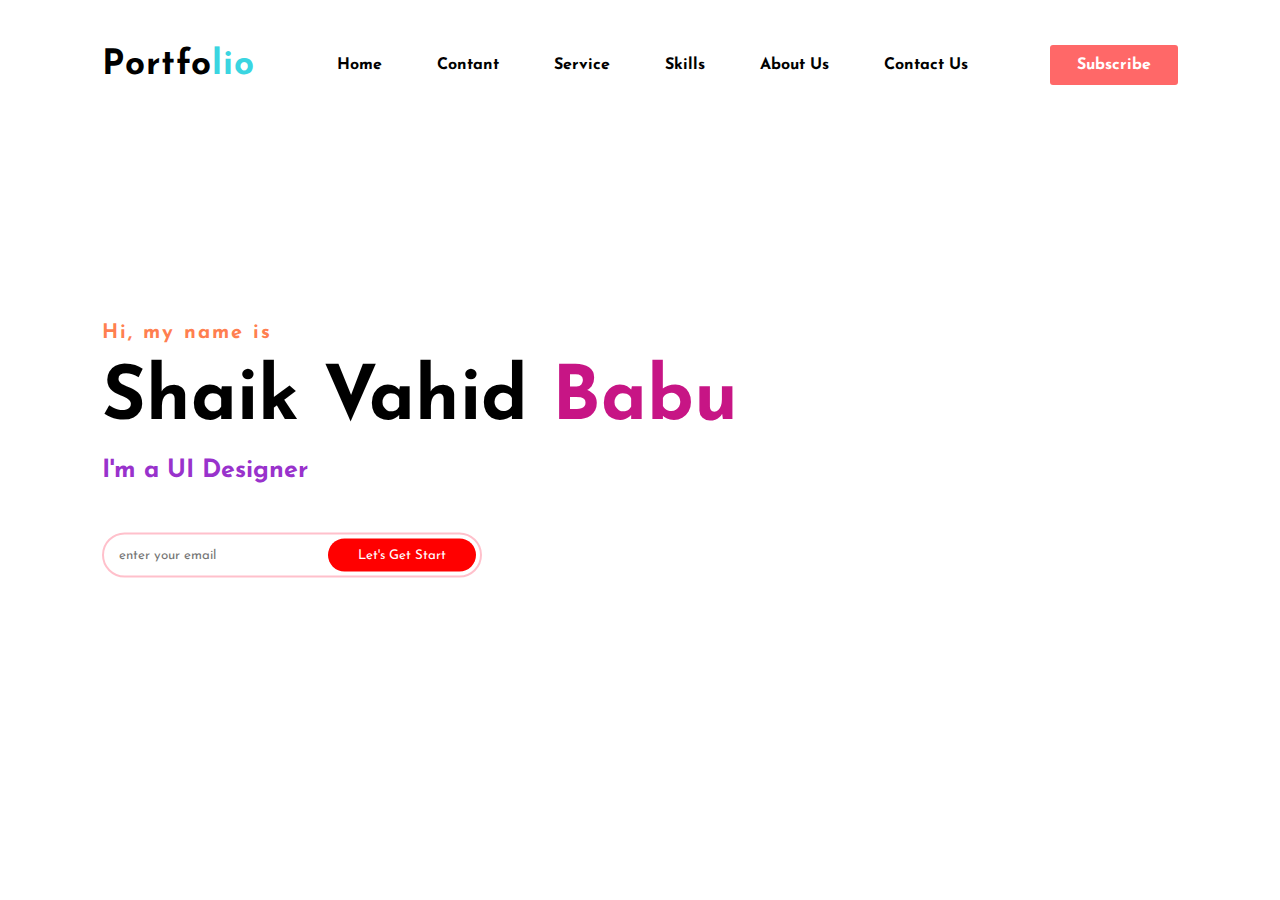
<file: index.html>
<!DOCTYPE html>
<html lang="en">
<head>
    <meta charset="UTF-8">
    <meta http-equiv="X-UA-Compatible" content="IE=edge">
    <meta name="viewport" content="width=device-width, initial-scale=1.0">
    <title>portfolio</title>
    <link rel="stylesheet" href="style.css">

<link href="https://fonts.googleapis.com/css2?family=Josefin+Sans:ital,wght@0,100;0,200;0,300;0,400;0,500;0,600;0,700;1,100;1,200;1,300;1,400;1,500;1,600;1,700&display=swap" rel="stylesheet">

  <link rel="stylesheet" href="https://cdnjs.cloudflare.com/ajax/libs/font-awesome/5.15.3/css/all.min.css" integrity="sha512-iBBXm8fW90+nuLcSKlbmrPcLa0OT92xO1BIsZ+ywDWZCvqsWgccV3gFoRBv0z+8dLJgyAHIhR35VZc2oM/gI1w==" crossorigin="anonymous" referrerpolicy="no-referrer" />
</head>
<body>
    <div class="hero "> 
        <nav> 
            <h2 class="logo">Portfo<span>lio</span></h2>
        <ul>
            <li><a href="">home</a></li>
            <li><a href="">contant</a></li>
            <li><a href="">service</a></li>
            <li><a href="">skills</a></li>
            <li><a href="">about us</a></li>
            <li><a href="">contact us</a></li>
        </ul>
        <a href="" class="btn">Subscribe</a>
        </nav>
        <div class="content">
            <h4>Hi, my name is  </h4>
            <h1>Shaik Vahid <span>Babu</span></h1>
            <h3>I'm a UI Designer</h3>
            <div class="newsletter">
                <form>
                    <input type="email" placeholder="enter your email"> 
                    <input type="submit" value="Let's Get Start"> 

            </form>
        </div>
        </div> 
    </div>
</body>
</html>
</file>
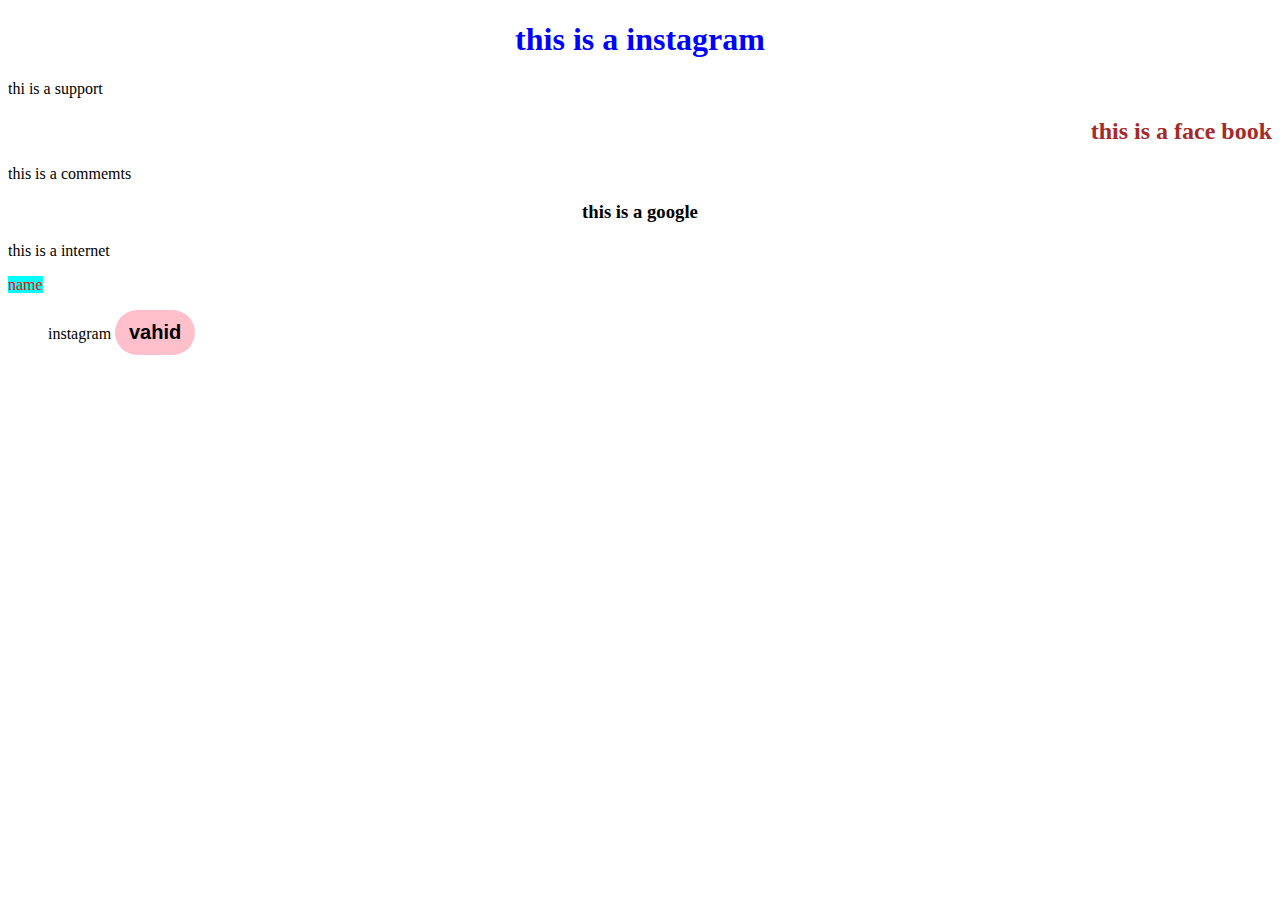
<file: html/index.html>
<!DOCTYPE html>
<html lang="en">
<head>
    <meta charset="UTF-8">
    <meta http-equiv="X-UA-Compatible" content="IE=edge">
    <meta name="viewport" content="width=device-width, initial-scale=1.0">
    <title>Document</title>
    <link rel="stylesheet" href="style.css">
</head>
<body>
<!-- i am learning to today 
 -->
 <h1 class="vahid">this is a instagram </h1>
 <p>thi is a support </p>
 <h2 class="siva"> this is a face book </h2>
 <p>this is a commemts</p>
 <h3 class="ravi">this is a google</h3>
 <p>this is a internet </p>
 <a href="https://www.w3schools.com/images/img_girl.jpg" class="link">name</a>
 <li><ol>instagram</li>
    <button class="srinu"> vahid  </button>
    
</body>
</html>
</file>
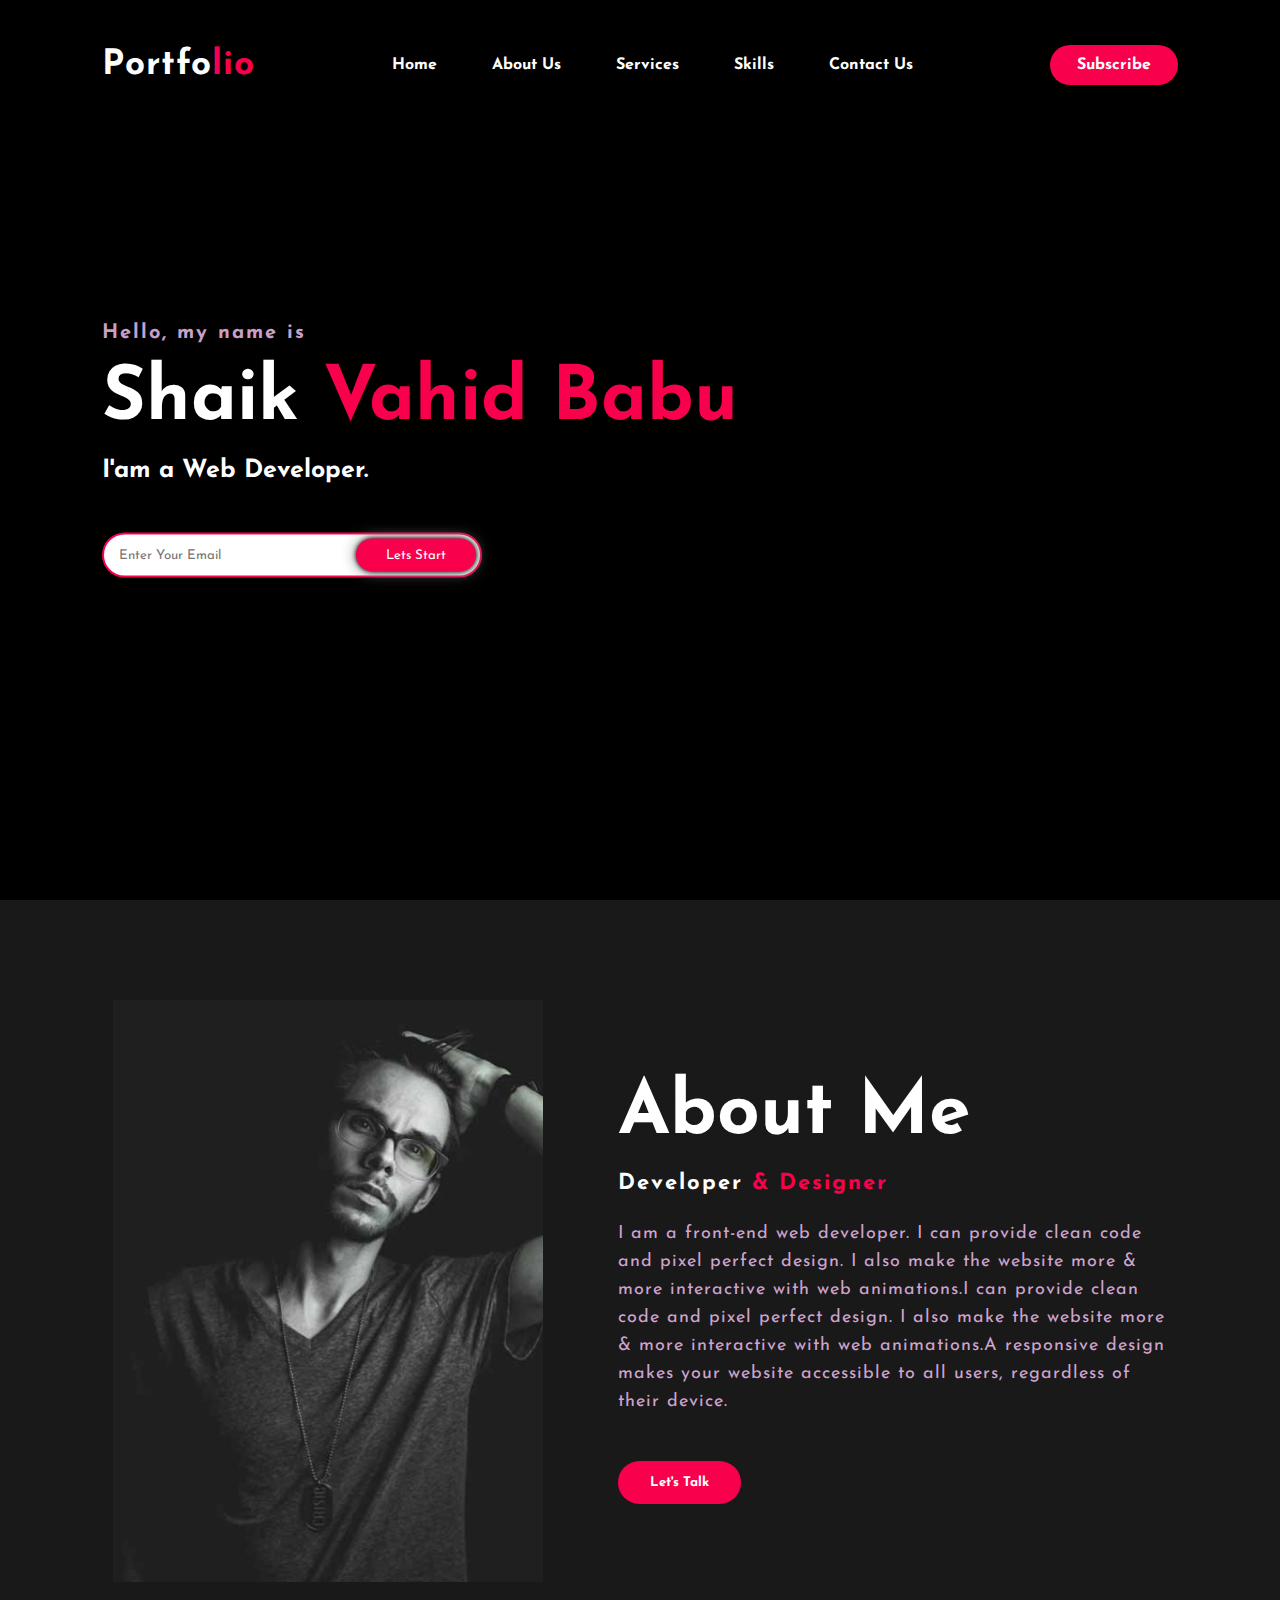
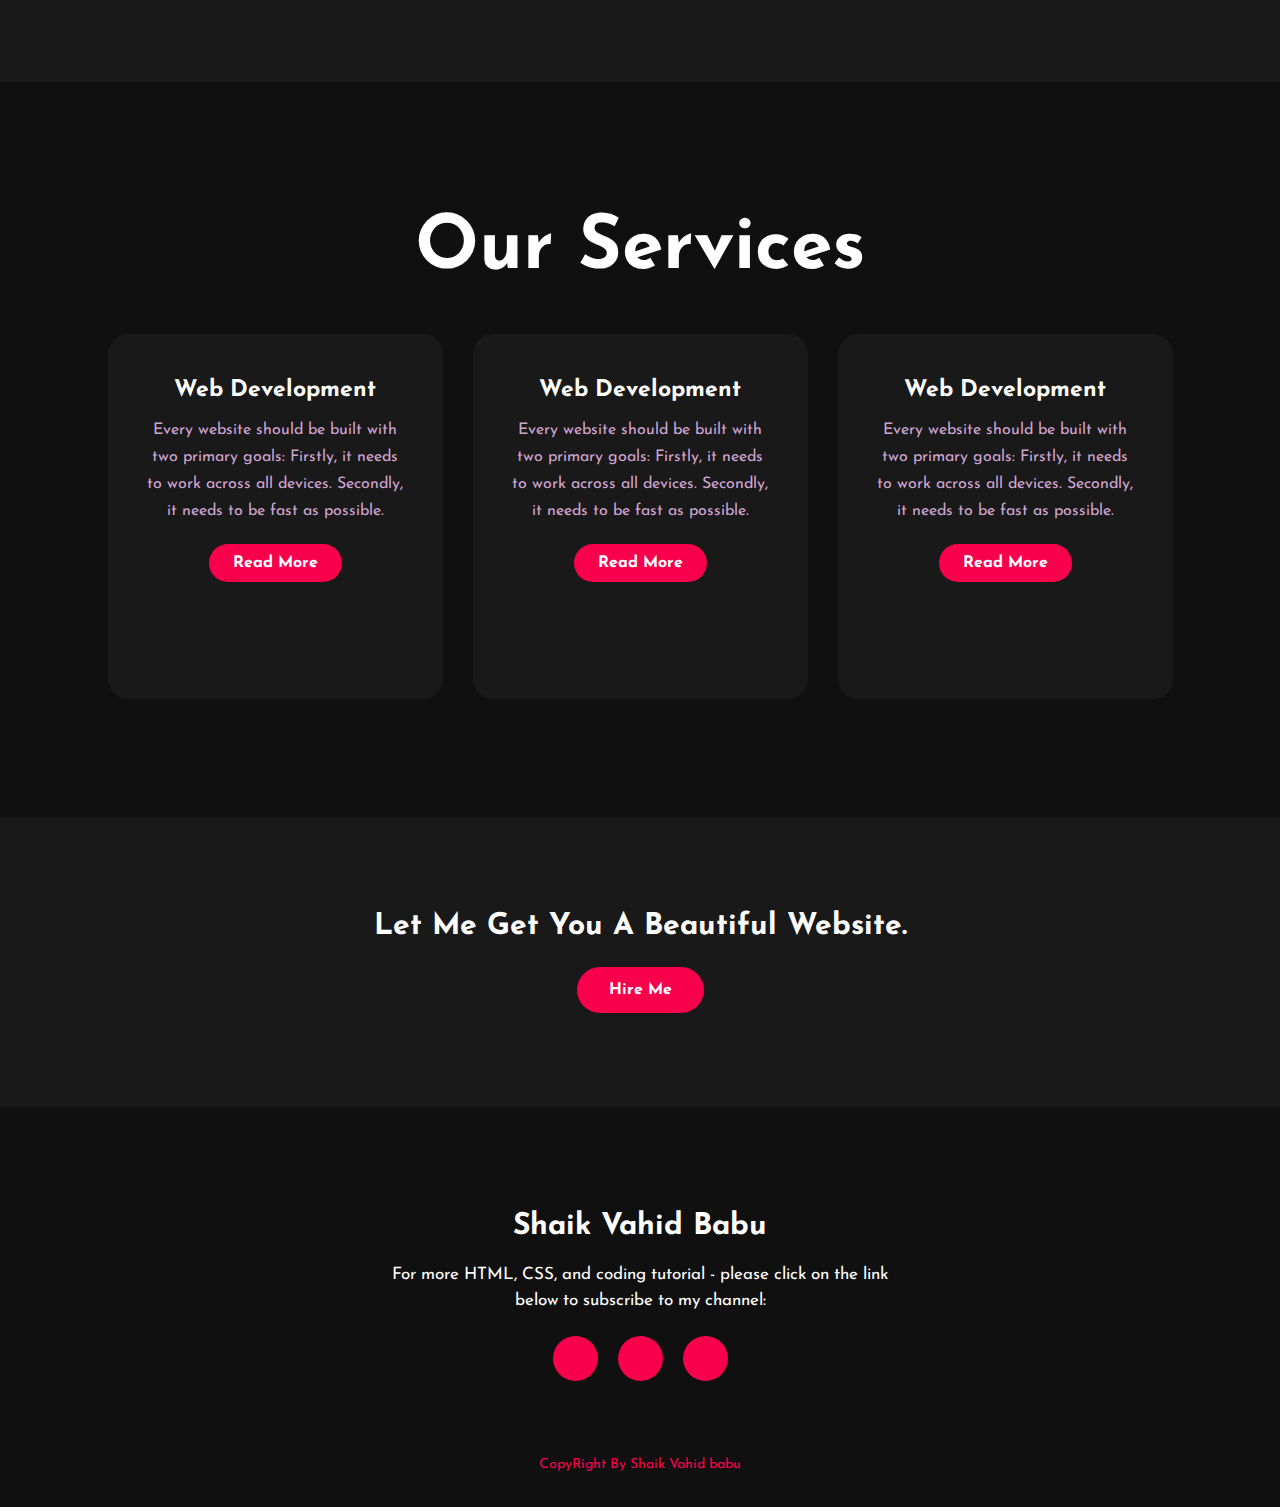
<file: PORTFOLIO CLONE/index.html>
<!DOCTYPE html>
<html>
<head>
	<title>Portfolio website</title>
	<link rel="stylesheet" type="text/css" href="css/style.css">

	<link rel="preconnect" href="https://fonts.gstatic.com">
  <link href="https://fonts.googleapis.com/css2?family=Josefin+Sans:ital,wght@0,100;0,200;0,300;0,400;0,500;0,600;0,700;1,100;1,200;1,300;1,400;1,500;1,600;1,700&display=swap" rel="stylesheet">

  <link rel="stylesheet" href="https://cdnjs.cloudflare.com/ajax/libs/font-awesome/5.15.3/css/all.min.css" integrity="sha512-iBBXm8fW90+nuLcSKlbmrPcLa0OT92xO1BIsZ+ywDWZCvqsWgccV3gFoRBv0z+8dLJgyAHIhR35VZc2oM/gI1w==" crossorigin="anonymous" referrerpolicy="no-referrer" />
    <link href="about.html">

</head>
<body>
	<!----hero Section start---->

	<div class="hero">
		<nav>
			<h2 class="logo">Portfo<span>lio</span></h2>
			<ul>
				<li><a href="#">Home</a></li>
				<li><a href="about.html">About Us</a></li>
				<li><a href="#">Services</a></li>
				<li><a href="#">Skills</a></li>
				<li><a href="#">Contact Us</a></li>
			</ul>
			<a href="#" class="btn">Subscribe</a>
		</nav>

		<div class="content">
			<h4>Hello, my name is</h4>
			<h1>Shaik <span>Vahid Babu</span></h1>
			<h3>I'am a Web Developer.</h3>
			<div class="newslatter">
				<form>
					<input type="email" name="email" id="mail" placeholder="Enter Your Email">
					<input type="submit" name="submit" value="Lets Start">
				</form>
			</div>
		</div>
	</div>

	<!----About section start---->
	<section class="about">
		<div class="main">
			<img src="img/main-img.png">
			<div class="about-text">
				<h2>About Me</h2>
				<h5>Developer <span>& Designer</span></h5>
				<p>I am a front-end web developer. I can provide clean code and pixel perfect design. I also make the website more & more interactive with web animations.I can provide clean code and pixel perfect design. I also make the website more & more interactive with web animations.A responsive design makes your website accessible to all users, regardless of their device.</p>
				<button type="button">Let's Talk</button>
			</div>
		</div>
	</section>

	<!-----service section start----------->
	<div class="service">
		<div class="title">
			<h2>Our Services</h2>
		</div>

		<div class="box">
			<div class="card">
				<i class="fas fa-bars"></i>
				<h5>Web Development</h5>
				<div class="pra">
					<p>Every website should be built with two primary goals: Firstly, it needs to work across all devices. Secondly, it needs to be fast as possible.</p>

					<p style="text-align: center;">
						<a class="button" href="#">Read More</a>
					</p>
				</div>
			</div>

			<div class="card">
				<i class="far fa-user"></i>
				<h5>Web Development</h5>
				<div class="pra">
					<p>Every website should be built with two primary goals: Firstly, it needs to work across all devices. Secondly, it needs to be fast as possible.</p>

					<p style="text-align: center;">
						<a class="button" href="#">Read More</a>
					</p>
				</div>
			</div>

			<div class="card">
				<i class="far fa-bell"></i>
				<h5>Web Development</h5>
				<div class="pra">
					<p>Every website should be built with two primary goals: Firstly, it needs to work across all devices. Secondly, it needs to be fast as possible.</p>

					<p style="text-align: center;">
						<a class="button" href="#">Read More</a>
					</p>
				</div>
			</div>
		</div>
	</div>

	<!------Contact Me------>
	<div class="contact-me">
		<p>Let Me Get You A Beautiful Website.</p>
		<a class="button-two" href="#">Hire Me</a>
	</div>

	<!------footer start--------->
	<footer>
		<p>Shaik Vahid Babu</p>
		<p>For more HTML, CSS, and coding tutorial - please click on the link below to subscribe to my channel:</p>
		<div class="social">
			<a href="#"><i class="fab fa-facebook-f"></i></a>
			<a href="#"><i class="fab fa-instagram"></i></a>
			<a href="#"><i class="fab fa-dribbble"></i></a>
		</div>
		<p class="end">CopyRight By Shaik Vahid babu</p>
	</footer>
</body>
</html>
</file>
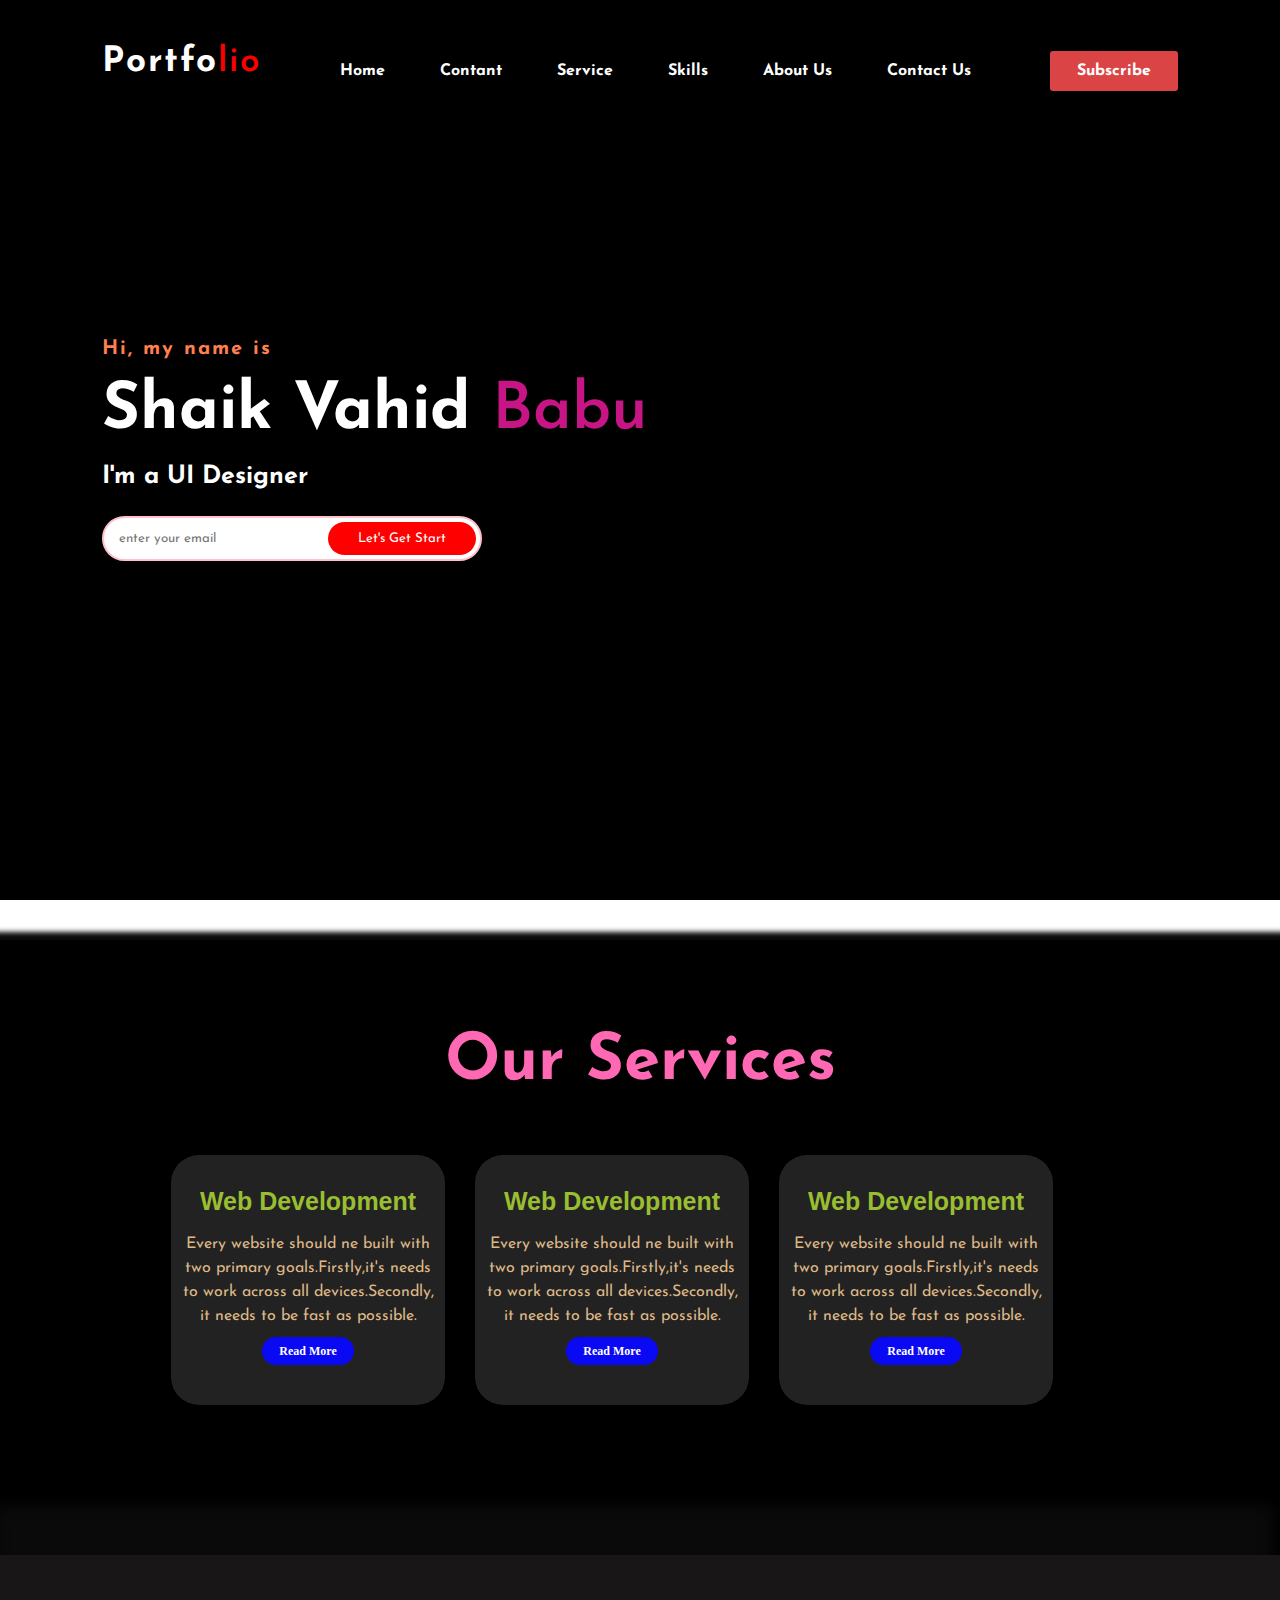
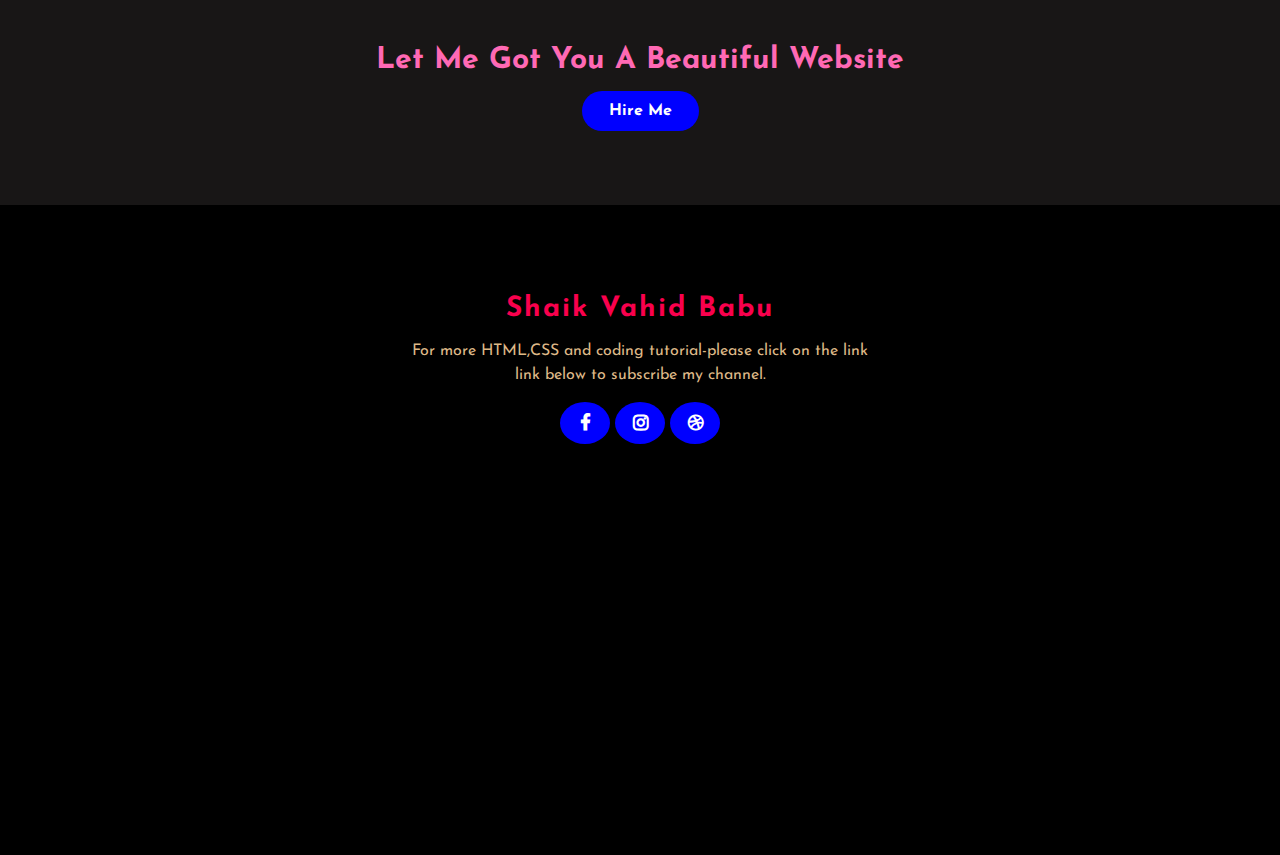
<file: html/portfolio/index.html>
<!DOCTYPE html>
<html lang="en">
<head>
    <meta charset="UTF-8">
    <meta http-equiv="X-UA-Compatible" content="IE=edge">
    <meta name="viewport" content="width=device-width, initial-scale=1.0">
    <title>portfolio</title>
    <link rel="stylesheet" href="style.css">

<link href="https://fonts.googleapis.com/css2?family=Josefin+Sans:ital,wght@0,100;0,200;0,300;0,400;0,500;0,600;0,700;1,100;1,200;1,300;1,400;1,500;1,600;1,700&display=swap" rel="stylesheet">

  <link rel="stylesheet" href="https://cdnjs.cloudflare.com/ajax/libs/font-awesome/5.15.3/css/all.min.css" integrity="sha512-iBBXm8fW90+nuLcSKlbmrPcLa0OT92xO1BIsZ+ywDWZCvqsWgccV3gFoRBv0z+8dLJgyAHIhR35VZc2oM/gI1w==" crossorigin="anonymous" referrerpolicy="no-referrer" />
  <link rel="stylesheet" href="https://cdnjs.cloudflare.com/ajax/libs/font-awesome/4.7.0/css/font-awesome.min.css">
  
</head>
<body>
    <div class="hero "> 
        <nav> 
            <h2 class="logo">Portfo<span>lio</span></h2>
        <ul>
            <li><a href="">home</a></li>
            <li><a href="">contant</a></li>
            <li><a href="">service</a></li>
            <li><a href="">skills</a></li>
            <li><a href="">about us</a></li>
            <li><a href="">contact us</a></li>
        </ul>
        <a href="" class="btn">Subscribe</a>
        </nav>
        <div class="content">
            <h4>Hi, my name is  </h4>
            <h1>Shaik Vahid <span>Babu</span></h1>
            <h3>I'm a UI Designer</h3>
            <div class="newsletter">
                <form>
                    <input type="email" placeholder="enter your email"> 
                    <input type="submit" value="Let's Get Start"> 

            </form>
        </div>
        </div> 
    </div>
    <div>
        <!-- services -->
<section class="last">
    <div class="services">
        <h1>Our Services</h1>
    </div>

<!-- bars icon -->
<div class="icons">
    <div class="box">
            <i class="fas fa-bars"></i>
            <h3>Web Development</h3>
            <p>Every website should ne built with<br> two primary goals.Firstly,it's needs<br> to work across all devices.Secondly,<br> it needs to be fast as possible.</p>
            <a class="button" href="#">Read More</a>
    </div>
        
<!-- user icon -->
    <div class="user">
            <i class="fas fa-user"></i>
            <h3>Web Development</h3>
            <p>Every website should ne built with<br> two primary goals.Firstly,it's needs<br> to work across all devices.Secondly,<br> it needs to be fast as possible.</p>
            <a class="button" href="#">Read More</a>
     </div>
        

<!-- bell icon -->
    <div class="bell">
            <i class="fas fa-bell"></i>
            <h3>Web Development</h3>
            <p>Every website should ne built with<br> two primary goals.Firstly,it's needs<br> to work across all devices.Secondly,<br> it needs to be fast as possible.</p>
            <a class="button" href="#">Read More</a>
    </div>
    </div>

<!-- </section> -->

<!-- hire me starts-->
<div class="hireme">
    <div class="color">
        <h3>Let Me Got You A Beautiful Website</h3>
        <a class="button" href="#" style="text-align:center;">Hire Me</a>
    </div>


<!-- footer starts -->
<section class="footer">
    <div class="name">
        <h2>Shaik Vahid Babu</h2>
        <p>For more HTML,CSS and coding tutorial-please click on the link<br>link below to subscribe my channel.</p>
        <a href="#" class="fa fa-facebook"></a>
        <a href="#" class="fa fa-instagram"></a>
        <a href="#" class="fa fa-dribbble"></a>
    </div>
</section>
</body>
</html>
</file>
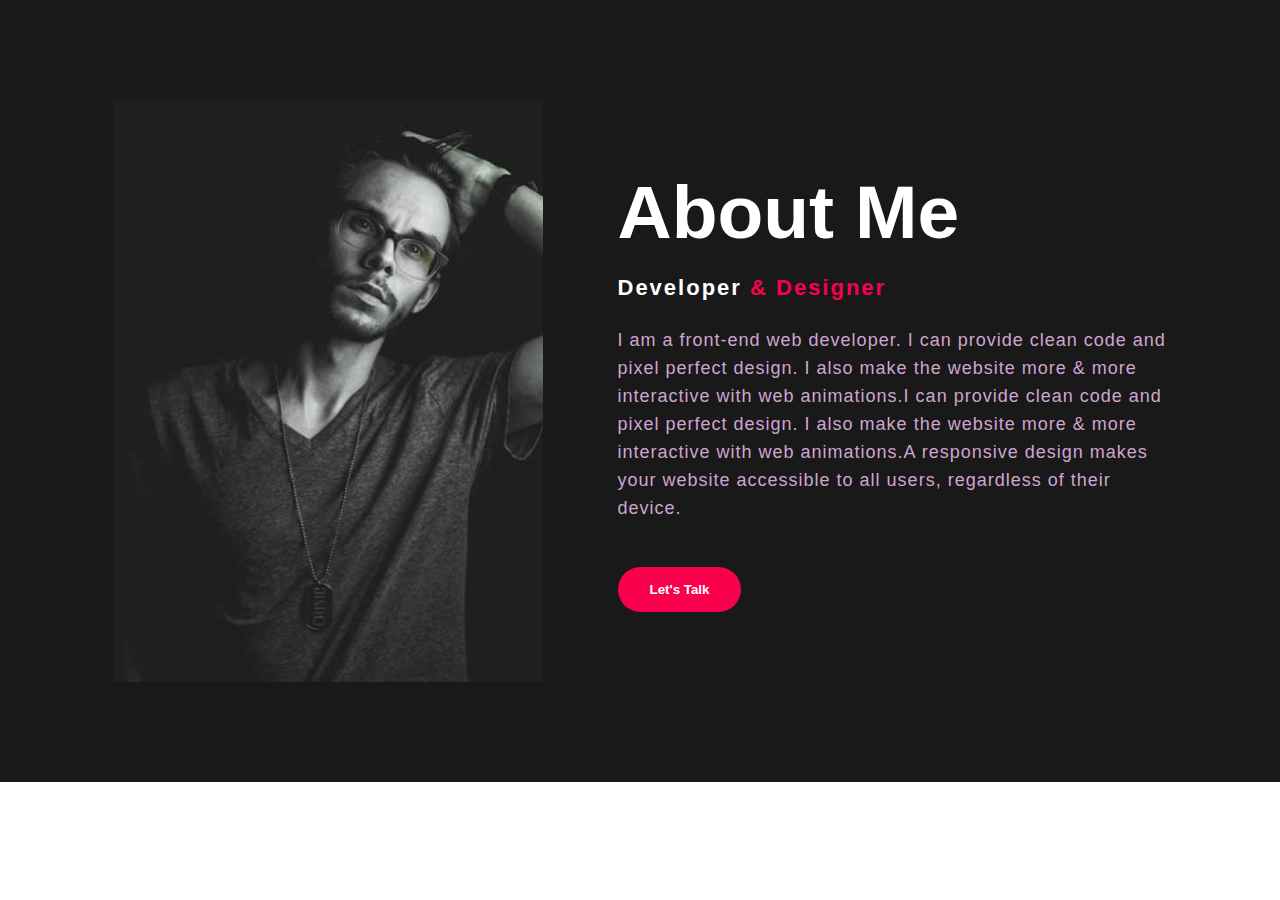
<file: PORTFOLIO CLONE/about.html>
<html>
    <head>
        <title>about us</title>
        <link rel="stylesheet" href="css/style.css">
    </head>
    <body>
        <!----About section start---->
	<section class="about">
		<div class="main">
			<img src="img/main-img.png">
			<div class="about-text">
				<h2>About Me</h2>
				<h5>Developer <span>& Designer</span></h5>
				<p>I am a front-end web developer. I can provide clean code and pixel perfect design. I also make the website more & more interactive with web animations.I can provide clean code and pixel perfect design. I also make the website more & more interactive with web animations.A responsive design makes your website accessible to all users, regardless of their device.</p>
				<button type="button">Let's Talk</button>
			</div>
		</div>
	</section>
    </body>

</html>
</file>
<file: style.css>
*{
    padding: 0;
    margin: 0;
    font-family: 'josefin sans', sans-serif;
    box-sizing: border-box;
}
.hero{
    height: 100vh;
    width: 100%;
    background-color: white;
    background-size: cover;
    background-position: center;
}
nav{
    display: flex;
    align-items: center;
    justify-content: space-between;
    padding-top: 45px;
    padding-left: 8%;
    padding-right: 8%;

}
.logo{
    color: black;
    font-size: 35px;
    letter-spacing: 1px;
    cursor: pointer;
}
span{
    color:#3ad5e1;

}
nav ul li{
    list-style-type: none;
    display: inline-block;
    padding: 10px 25px;
}
nav ul li a{
    color: black;
    text-decoration: none;
    font-weight: bold;
    text-transform: capitalize;

}
.btn{
    background-color: #ff4f4fdb;
    color: white;
    font-weight: bold;
    text-decoration: none;
    border: 2px solid transparent;
    padding: 10px 25px;
    border-radius: 3px;
    transition: transform .4s;

}
nav ul li a:hover{
    color: #3ad5e1;
    transition: .4s;
}
.btn:hover{
    transform: scale(1.2);
    background-color: white;
    color: #ff4f4fdb;
    border: 1px solid #ff4f4fdb ;
}
.content{
    position: absolute;
    top: 50%;
    left: 8%;
    transform: translateY(-50%);
}
h4{
    color: coral;
    letter-spacing: 2px;
    font-size: 20px;
}
h1{
    color: 3ad5e1;
    font-size: 75px;
    margin: 20px 0px 20px;

}
h3{
    color: darkorchid;
    font-size: 25px;
    margin-bottom: 50px;
}
h1 span{
    color: mediumvioletred;
}
.newsletter form{
    width: 380px;
    max-width: 100%;
    position:relative 
}
.newsletter form input:first-child{
    display: inline-block;
    width: 100%;
    padding: 14px 130px 14px 15px;
    border: 2px solid pink;
    outline: none;
    border-radius: 30px;
}
.newsletter form input:last-child{
    position:absolute;
    display:inline-block;
    outline: none;
    border: none;
    padding: 10px 30px;
    border-radius: 30px;
    background-color: red;
    color: white;
    box-shadow: 0px opx 5px black, opx opx 15px gray;
    top: 6px;
    right: 6px;
}
</file>
<file: html/style.css>
.vahid{
    color: blue;
    text-align: center;
}
.siva{
    color: brown;
    text-align: right;
} 
.ravi{
    color: black;
    text-align: center;
}
.link{
    color: red;
    text-decoration: none;
    background-color: aqua;
}
.srinu{
    background-color: pink;
    color: black;
    height: 45px;
    width: 80px;
    border-radius: 25px;
    border: 00px solid;
    font-size: 20px;
    font-weight: 600;
}

button:hover{
    background-color: palevioletred;
    color: white;
}
h1:hover{
    background-color: black;
    color: white;
}
h1:hove{
    background-color: black;
    color: white;
} 
h1:hover{
background-color: black;
color: white;
}
</file>
<file: PORTFOLIO CLONE/css/style.css>
*{
	padding: 0;
	margin: 0;
	font-family: 'Josefin Sans', sans-serif;
	box-sizing: border-box;
}
.hero{
	height: 100vh;
	width: 100%;
	/* background-image: url(../img/background.jpg); */
	/* background-size: cover;
	background-position: center; */
	background-color: #000;
}
nav{
	display: flex;
	align-items: center;
	justify-content: space-between;
	padding-top: 45px;
	padding-left: 8%;
	padding-right: 8%;
}
.logo{
	color: white;
	font-size: 35px;
	letter-spacing: 1px;
	cursor: pointer;
}
span{
	color: #f9004d;
}
nav ul li{
	list-style-type: none;
	display: inline-block;
	padding: 10px  25px;
}
nav ul li a{
	color: white;
	text-decoration: none;
	font-weight: bold;
	text-transform: capitalize;
}
nav ul li a:hover{
	color: #f9004d;
	/* transition: .4s; */
}
.btn{
	background-color:#f9004d;
	color: white;
	text-decoration: none;
	border: 2px solid transparent;
	font-weight: bold;
	padding: 10px 25px;
	border-radius: 30px;
	transition: transform .4s; 
}
.btn:hover{
	transform: scale(1.5);
}
.content {
	position: absolute;
	top: 50%;
	left:8%;
	transform: translateY(-50%);
}
h1{
	color: white;
	margin: 20px 0px 20px;
	font-size: 75px;
}
h3{
	color: white;
	font-size: 25px;
	margin-bottom: 50px;
}
h4{
	color: #fcfc;
	letter-spacing: 2px;
	font-size: 20px;
}
.newslatter form{
	width: 380px;
	max-width: 100%;
	position: relative;
}
.newslatter form input:first-child{
	display: inline-block;
	width: 100%;
	padding: 14px 130px 14px 15px;
	border: 2px solid #f9004d;
	outline: none;
	border-radius: 30px;
}
.newslatter form input:last-child{
	position: absolute;
	display: inline-block;
	outline: none;
	border: none;
	padding: 10px 30px;
	border-radius: 30px;
	background-color:#f9004d;
	color: white;
	box-shadow: 0px 0px 5px #000, 0px 0px 15px #858585;
	top: 6px;
	right: 6px; 
}

.about{
	width: 100%;
	padding: 100px 0px;
	background-color: #191919;
}
.about img{
	height: auto;
	width: 430px;
}
.about-text{
	width: 550px;
}
.main{
	width: 1130px;
	max-width: 95%;
	margin: 0 auto;
	display: flex;
	align-items: center;
	justify-content: space-around;
}
.about-text h2{
	color: white;
	font-size: 75px;
	text-transform: capitalize;
	margin-bottom: 20px;
}
.about-text h5{
	color: white;
	letter-spacing: 2px;
	font-size: 22px;
	margin-bottom: 25px;
	text-transform: capitalize;
}
.about-text p{
	color: #fcfc;
	letter-spacing: 1px;
	line-height: 28px;
	font-size: 18px;
	margin-bottom: 45px;
}
button{
	background-color:#f9004d;
	color: white;
	text-decoration: none;
	border: 2px solid transparent;
	font-weight: bold;
	padding: 13px 30px;
	border-radius: 30px;
	transition: .4s; 
}
button:hover{
	background-color: transparent;
	border: 2px solid #f9004d;
	cursor: pointer;
}

.service{
	background: #101010;
	width: 100%;
	padding: 100px 0px;
}
.title h2{
	color: white;
	font-size: 75px;
	width: 1130px;
	margin: 30px auto;
	text-align: center;
}
.box{
	display: flex;
	justify-content: center;
	align-items: center;
	min-height: 400px;
}
.card{
	height: 365px;
	width: 335px;
	padding: 20px 35px;
	background: #191919;
	border-radius: 20px;
	margin: 15px;
	position: relative;
	overflow: hidden;
	text-align: center;
}
.card i{
	font-size: 50px;
	display: block;
	text-align: center;
	margin: 25px 0px;
	color: #f9004d;

}
h5{
	color: white;
	font-size: 23px;
	margin-bottom: 15px;
}
.pra p{
	color: #fcfc;
	font-size: 16px;
	line-height: 27px;
	margin-bottom: 25px;
}
.card .button{
	background-color:#f9004d;
	
	color: white;
	text-decoration: none;
	border: 2px solid transparent;
	font-weight: bold;
	padding: 9px 22px;
	border-radius: 30px;
	transition: .4s; 
}
.card .button:hover{
	background-color: transparent;
	border: 2px solid #f9004d;
	cursor: pointer;
}
.contact-me{
	width: 100%;
	height: 290px;
	background: #191919;
	display: flex;
	align-items: center;
	flex-direction: column;
	justify-content: center;
}
.contact-me p{
	color: white;
	font-size: 30px;
	font-weight: bold;
	margin-bottom: 25px;
}
.contact-me .button-two{
	background-color:#f9004d;
	color: white;
	text-decoration: none;
	border: 2px solid transparent;
	font-weight: bold;
	padding: 13px 30px;
	border-radius: 30px;
	transition: .4s; 
}
.contact-me .button-two:hover{
	background-color: transparent;
	border: 2px solid #f9004d;
	cursor: pointer;
}
footer{
	position: relative;
	width: 100%;
	height: 400px;
	background: #101010;
	display: flex;
	flex-direction: column;
	align-items: center;
	justify-content: center;
}
footer p:nth-child(1){
	font-size: 30px;
	color: white;
	margin-bottom: 20px;
	font-weight: bold;
}
footer p:nth-child(2){
	color: white;
	font-size: 17px;
	width: 500px;
	text-align: center;
	line-height: 26px;
}
.social{
	display: flex;
}
.social a{
	width: 45px;
	height: 45px;
	display: flex;
	align-items: center;
	justify-content: center;
	background:  #f9004d;
	border-radius: 50%;
	margin: 22px 10px;
	color: white;
	text-decoration: none;
	font-size: 20px;
}
.social a:hover{
	transform: scale(1.3);
	transition: .3s;
}
.end{
	position: absolute;
	color:#f9004d;
	bottom: 35px;
	font-size: 14px; 
}
</file>
<file: html/portfolio/style.css>
*{
    padding: 0;
    margin: 0;
    font-family: 'josefin sans', sans-serif;
    box-sizing: border-box;
}
.hero{
    height: 100vh;
    width: 100%;
    background-color: white;
    background-size: cover;
    background-position: center;
}
nav{
    display: flex;
    align-items: center;
    justify-content: space-between;
    padding-top: 45px;
    padding-left: 8%;
    padding-right: 8%;

}
.logo{
    color: black;
    font-size: 35px;
    letter-spacing: 1px;
    cursor: pointer;
}
span{
    color:#3ad5e1;

}
nav ul li{
    list-style-type: none;
    display: inline-block;
    padding: 10px 25px;
}
nav ul li a{
    color: black;
    text-decoration: none;
    font-weight: bold;
    text-transform: capitalize;

}
.btn{
    background-color: #ff4f4fdb;
    color: white;
    font-weight: bold;
    text-decoration: none;
    border: 2px solid transparent;
    padding: 10px 25px;
    border-radius: 3px;
    transition: transform .4s;

}
nav ul li a:hover{
    color: #3ad5e1;
    transition: .4s;
}
.btn:hover{
    transform: scale(1.2);
    background-color: white;
    color: #ff4f4fdb;
    border: 1px solid #ff4f4fdb ;
}
.content{
    position: absolute;
    top: 50%;
    left: 8%;
    transform: translateY(-50%);
}
h4{
    color: coral;
    letter-spacing: 2px;
    font-size: 20px;
}
h1{
    color: 3ad5e1;
    font-size: 75px;
    margin: 20px 0px 20px;

}
h3{
    color: darkorchid;
    font-size: 25px;
    margin-bottom: 50px;
}
h1 span{
    color: mediumvioletred;
}
.newsletter form{
    width: 380px;
    max-width: 100%;
    position:relative 
}
.newsletter form input:first-child{
    display: inline-block;
    width: 100%;
    padding: 14px 130px 14px 15px;
    border: 2px solid pink;
    outline: none;
    border-radius: 30px;
}
.newsletter form input:last-child{
    position:absolute;
    display:inline-block;
    outline: none;
    border: none;
    padding: 10px 30px;
    border-radius: 30px;
    background-color: red;
    color: white;
    box-shadow: 0px opx 5px black, opx opx 15px gray;
    top: 6px;
    right: 6px;
}
*{
    margin: 0;
    padding: 0;
    box-sizing: border-box;
    font-family: 'josefin sans', sans-serif;
} 
/* h1{ 
    background-color: orange;
    color:white;
}  */

.hero{
    background-color: black;
    height: 100vh;
    width: 100%;
    background-size: cover;
    background-position: center;
}
nav{
    display: flex;
    justify-content: space-between;
    align-items: center;
    padding-top: 45px;
    padding-left: 8%;
    padding-right: 8%;
}
.logo{
    color:white;
    font-size: 35px;
    letter-spacing: 2px;
    cursor: pointer;
}
span{
    color: red;
}
/* a{
    color: white;
    text-decoration: none;
} */
nav ul li {
    list-style-type: none;
    display: inline-block;
    padding: 10px 25px;

}
nav ul li a{
    color: white;
    text-decoration: none;
    font-weight: bold;
}
nav ul li a:hover{
color:red;
transition: .4s;
}
.sub{
background-color: blue;
color: white;
text-decoration: none;
border: 2px solid transparent;
font-weight: bold;
padding: 10px 25px;
border-radius: 30px;
transition: transform .4s;
}
.sub:hover{
    transform: scale(1.2);
}
.content{
    position: absolute;
    top: 50%;
    left: 8%;
    transform: translateY(-50%);
}
/* body{
    margin-left: 50px;
    margin-right: 50px;
    background-color: black;
} */
/* .search{
    padding: 20px;
}
.search{
    padding: 10px;
    background-color: aliceblue;
    height: 35px;
    width: max-content;
    border-radius: 24px;
    display: flex;
    align-items: center;
}
form{
    display: flex;
}
input{
    border: none;
}
button{
        border: none;
    background-color: red;
    padding: 7px;
    border-radius: 22px;
    font-weight: 700;
    color: white;
    position: relative;
    left: 7px;;

} */
h1{
    color: white;
    margin:20px 0px 20px;
    font-size: 65px;
}
h3{
    color:white;
    font-size: 25px;
    margin-bottom: 27px;
    margin-top: 8px;
}
h2{
    color: white;
    letter-spacing: 2px;
    font-size: 20px;
    margin-bottom: 16px;
}
.search form{
	width: 380px;
	max-width: 100%;
	position: relative;
}
.search form input:first-child{
	display: inline-block;
	width: 100%;
	padding: 14px 130px 14px 15px;
	border: 2px solid #f9004d;
	outline: none;
	border-radius: 30px;
}
.search form input:last-child{
	position: absolute;
	display: inline-block;
	outline: none;
	border: none;
	padding: 10px 30px;
	border-radius: 30px;
	background-color:#f9004d;
	color: white;
	box-shadow: 0px 0px 5px #000, 0px 0px 15px #858585;
	top: 6px;
	right: 6px; 
}
img{
    height: 500px;
    width: 450px;
    border-radius: 15px;
    margin-left: 10%;
    margin-left:10px ;
}
 .about h1 {
    font-size: 65px;
    color:mediumseagreen;
} 
.about p{
    font-size:20px ;
}
.image{
    display:flex;
    justify-content: space-around;
    align-items: center;
}
.about h3{
    color:#000;
}
button{
    margin-bottom:20px;
    background-color: blue;
color: white;
text-decoration: none;
border: 2px solid transparent;
font-weight: bold;
padding: 10px 25px;
border-radius: 30px;
transition: transform .4s;
font-family: Verdana;

}
span{
    font-weight: 600;
}
button:hover{
    transform: scale(1.2);
    cursor: pointer;
    
}
.inline{
    background-color: #1f1b1b;
    box-shadow: -1px 1px 5px 9px #313030;
    /* -moz-box-shadow: -10px 90px 50px 9px #313030;
    box-shadow:70px -50px -4px 5px rgb(10 10 10); */
    margin-top: -3%;
    margin-bottom: -3%;
}


/* boxes style starts */
.last{
    background-color: black;
    height: 100vh;
    width: 100%;
    background-size: cover;
    background-position: center;
    box-shadow: -1px 1px 5px 9px rgb(10 10 10);
    -moz-box-shadow: -1px 1px 5px 9px rgb(10 10 10);
    box-shadow:-7px -50px -4px 5px rgb(10 10 10);
    margin-bottom: 50px;
}



.services h1{
    font-size: 65px;
    color: hotpink;
    text-align: center;
    margin-top: 40px;
    padding-top: 90px;
}
i{
    color:blue;
    align-items: center;
    padding-bottom: 15px;
}
p{
    color:burlywood;
    line-height: 24px;
    padding-bottom: 15px;
    
}
.box{
    background-color:rgba(43, 41, 41, 0.822);
    height: 250px;
    width: 274px;
    border-radius: 28px;
    margin-left: 10px;
    margin-right: 20px;
    text-align: center;
    padding-top: 10px;
}
.user{
    background-color:rgba(43, 41, 41, 0.822);
    height: 250px;
    width: 274px;
    border-radius: 28px;
    margin-left: 10px;
    margin-right: 20px;
    text-align: center;
    padding-top: 10px;
}
.bell{
    background-color:rgba(43, 41, 41, 0.822);
    height: 250px;
    width: 274px;
    border-radius: 28px;
    margin-left: 10px;
    margin-right: 20px;
    text-align: center;
    padding-top: 10px;
}
.icons{
    display: inline-flex;
    align-items: center;
    justify-content: space-around;
    margin-left: 161px;
    padding-top: 40px;
}
.icons a{
    color:white;
    text-decoration: none;
    border: 2px solid transparent;
    font-weight: bold;
    padding: 5px 15px; 
    border-radius: 25px;
    transition: transform .4s;
    font-family: Verdana;
    background-color:rgb(9, 9, 243);
    font-size: 12px;
}

.icons h3{
    color:rgb(153, 190, 50) ;
    margin-bottom: 16px;
    margin-top: 6px;
    font-family: Arial, Helvetica, sans-serif;
}
/* boxes style ends */


/*  hireme class*/
 .hireme{
    background-color: black;
    height: 100vh;
    width: 100%;
    background-size: cover;
    background-position: center;
    text-align: center;
    margin-top: 150px;
   
}
.hireme a{
        background-color: blue;
        color: white;
        text-decoration: none;
        border: 2px solid transparent;
        font-weight: bold;
        padding: 10px 25px;
        border-radius: 30px;
        transition: transform .4s; 
        margin-bottom:20px;
        }
.hireme a:hover{
        transform: scale(1.2);
        }
.hireme h3{
        color: hotpink;
        text-align: center;
        margin-top: 40px;
        padding-top: 90px;
        font-size: 30px;
        }    
.color{
    background-color: rgb(24, 22, 22);
    height: 250px;
    box-shadow: -1px 1px 5px 9px #313030;
    -moz-box-shadow: -1px 1px 5px 9px #313030;
    box-shadow:-7px -50px 14px rgb(10 10 10);
}

/* footer section */
.footer{
    margin-bottom:70px ;
}
.name a{
    padding: 10px;
  font-size: 18px;
  width: 50px;
  text-align: center;
  text-decoration: none;
  border-radius: 50%;
}
.name h2{
    color: #f9004d;
    font-size: 28px;
}
.name{
    padding-top:90px;
}
</file>
